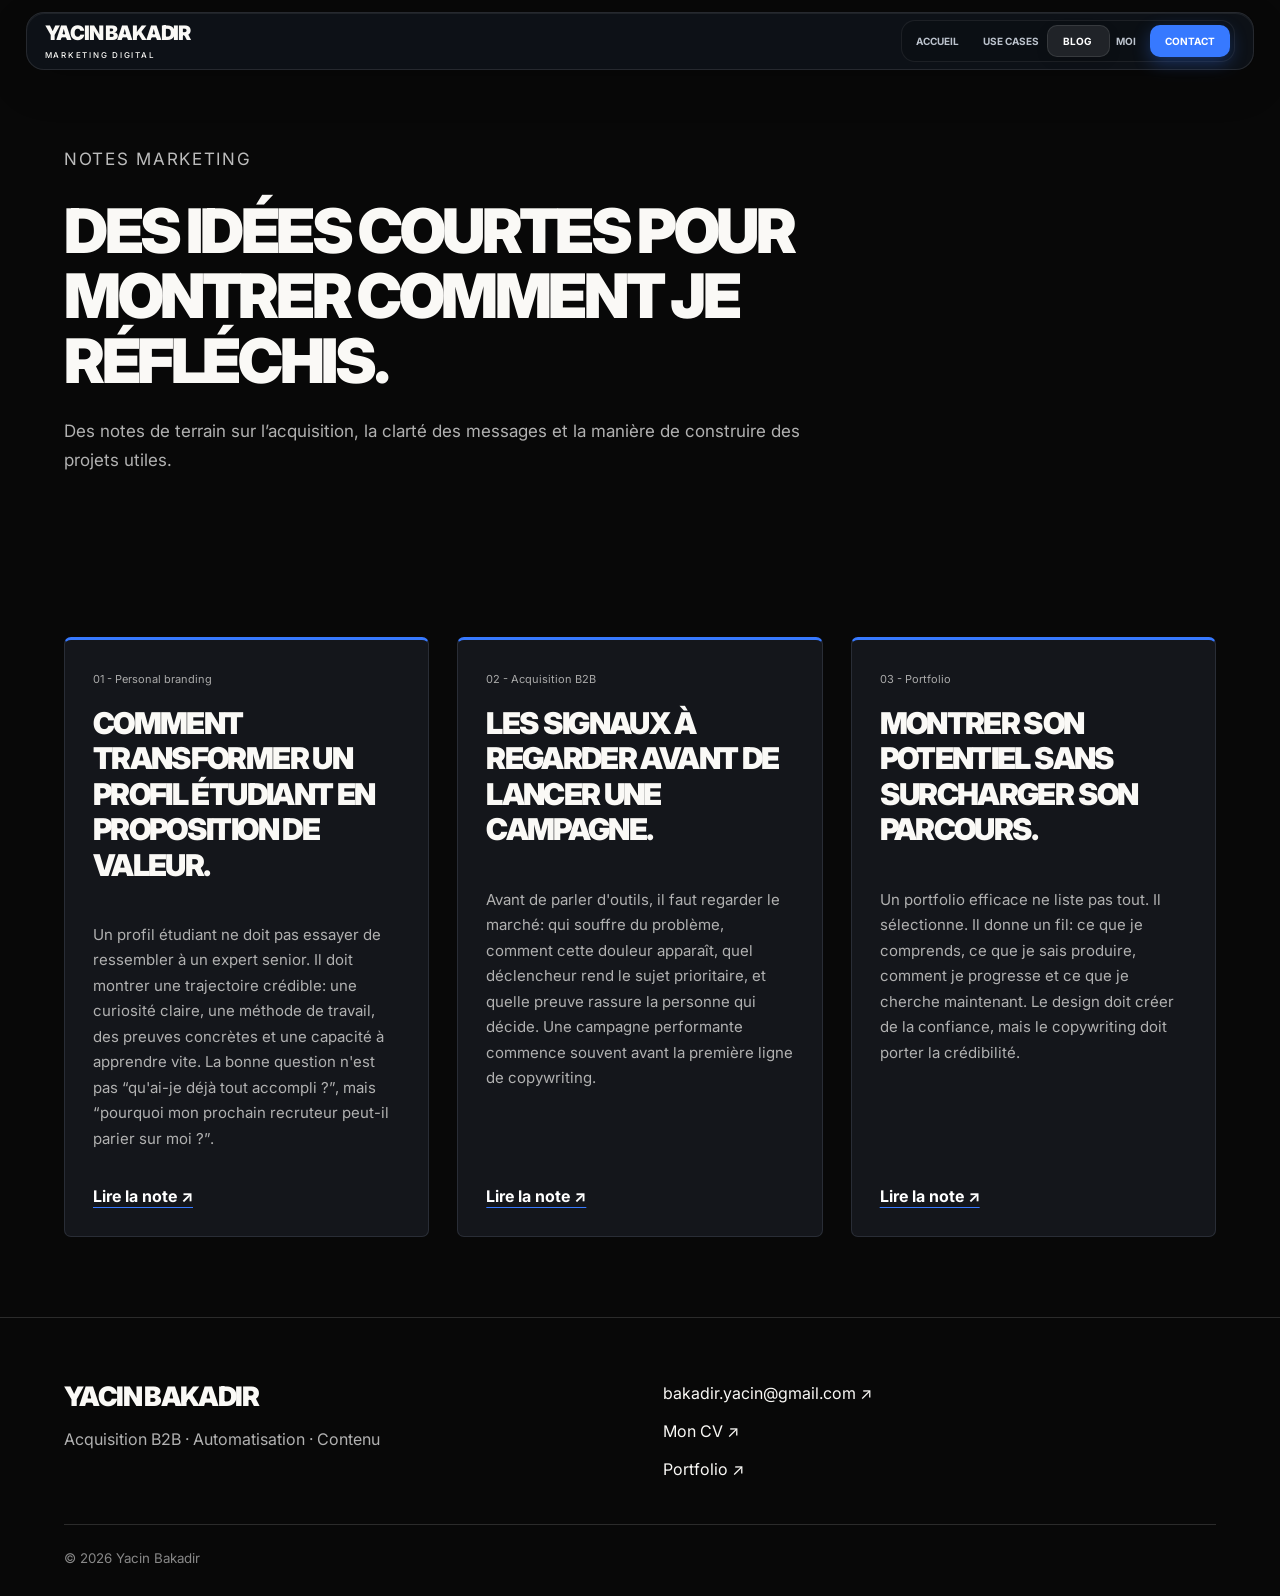
<file: blog.html>
<!doctype html><html lang="fr"><head><meta charset="utf-8"><meta name="viewport" content="width=device-width, initial-scale=1"><title>Blog marketing digital, acquisition B2B & portfolio — Yacin Bakadir</title><meta name="description" content="Notes de Yacin Bakadir sur l’acquisition B2B, le personal branding et la construction d’un portfolio : trois lectures courtes et concrètes."><meta property="og:title" content="Blog marketing digital, acquisition B2B & portfolio — Yacin Bakadir"><meta property="og:description" content="Notes de Yacin Bakadir sur l’acquisition B2B, le personal branding et la construction d’un portfolio : trois lectures courtes et concrètes."><meta property="og:type" content="website"><meta name="twitter:card" content="summary"><link rel="preconnect" href="https://fonts.googleapis.com"><link rel="preconnect" href="https://fonts.gstatic.com" crossorigin><link href="https://fonts.googleapis.com/css2?family=Inter:wght@400;500;600;700;800;900&display=swap" rel="stylesheet"><link rel="stylesheet" href="studio.css"><link rel="stylesheet" href="launch-polish.css?v=2"></head><body><a class="skip-link" href="#content">Aller au contenu</a><header class="site-header"><a class="wordmark" href="index.html">YACIN BAKADIR<span>MARKETING DIGITAL</span></a><button class="menu-toggle" aria-expanded="false" aria-controls="navigation">Menu <span aria-hidden="true">＋</span></button><nav id="navigation" aria-label="Navigation principale"><a href="index.html">Accueil</a><a href="use-cases.html">Use cases</a><a href="blog.html" aria-current="page">Blog</a><a href="moi.html">Moi</a><a href="contact.html">Contact</a></nav></header><main id="content"><section class="page-hero"><p class="eyebrow">Notes marketing</p><h1>Des idées courtes pour montrer comment je réfléchis<span>.</span></h1><p>Des notes de terrain sur l’acquisition, la clarté des messages et la manière de construire des projets utiles.</p></section><section class="section article-list"><article>
        <span>01 - Personal branding</span>
        <h2>Comment transformer un profil étudiant en proposition de valeur.</h2>
        <p>Un profil étudiant ne doit pas essayer de ressembler à un expert senior. Il doit montrer une trajectoire crédible: une curiosité claire, une méthode de travail, des preuves concrètes et une capacité à apprendre vite. La bonne question n'est pas “qu'ai-je déjà tout accompli ?”, mais “pourquoi mon prochain recruteur peut-il parier sur moi ?”.</p>
      <a class="read-link" href="profil-etudiant-proposition-valeur.html">Lire la note ↗</a></article><article>
        <span>02 - Acquisition B2B</span>
        <h2>Les signaux à regarder avant de lancer une campagne.</h2>
        <p>Avant de parler d'outils, il faut regarder le marché: qui souffre du problème, comment cette douleur apparaît, quel déclencheur rend le sujet prioritaire, et quelle preuve rassure la personne qui décide. Une campagne performante commence souvent avant la première ligne de copywriting.</p>
      <a class="read-link" href="signaux-campagne-acquisition-b2b.html">Lire la note ↗</a></article><article>
        <span>03 - Portfolio</span>
        <h2>Montrer son potentiel sans surcharger son parcours.</h2>
        <p>Un portfolio efficace ne liste pas tout. Il sélectionne. Il donne un fil: ce que je comprends, ce que je sais produire, comment je progresse et ce que je cherche maintenant. Le design doit créer de la confiance, mais le copywriting doit porter la crédibilité.</p>
      <a class="read-link" href="portfolio-montrer-son-potentiel.html">Lire la note ↗</a></article></section></main><footer class="site-footer"><div><a class="wordmark" href="index.html">YACIN BAKADIR</a><p>Acquisition B2B · Automatisation · Contenu</p></div><div><a href="mailto:bakadir.yacin@gmail.com">bakadir.yacin@gmail.com ↗</a><a href="cv.html">Mon CV ↗</a><a href="portfolio.html">Portfolio ↗</a></div><small>© 2026 Yacin Bakadir</small></footer><script src="studio.js"></script></body></html>
</file>
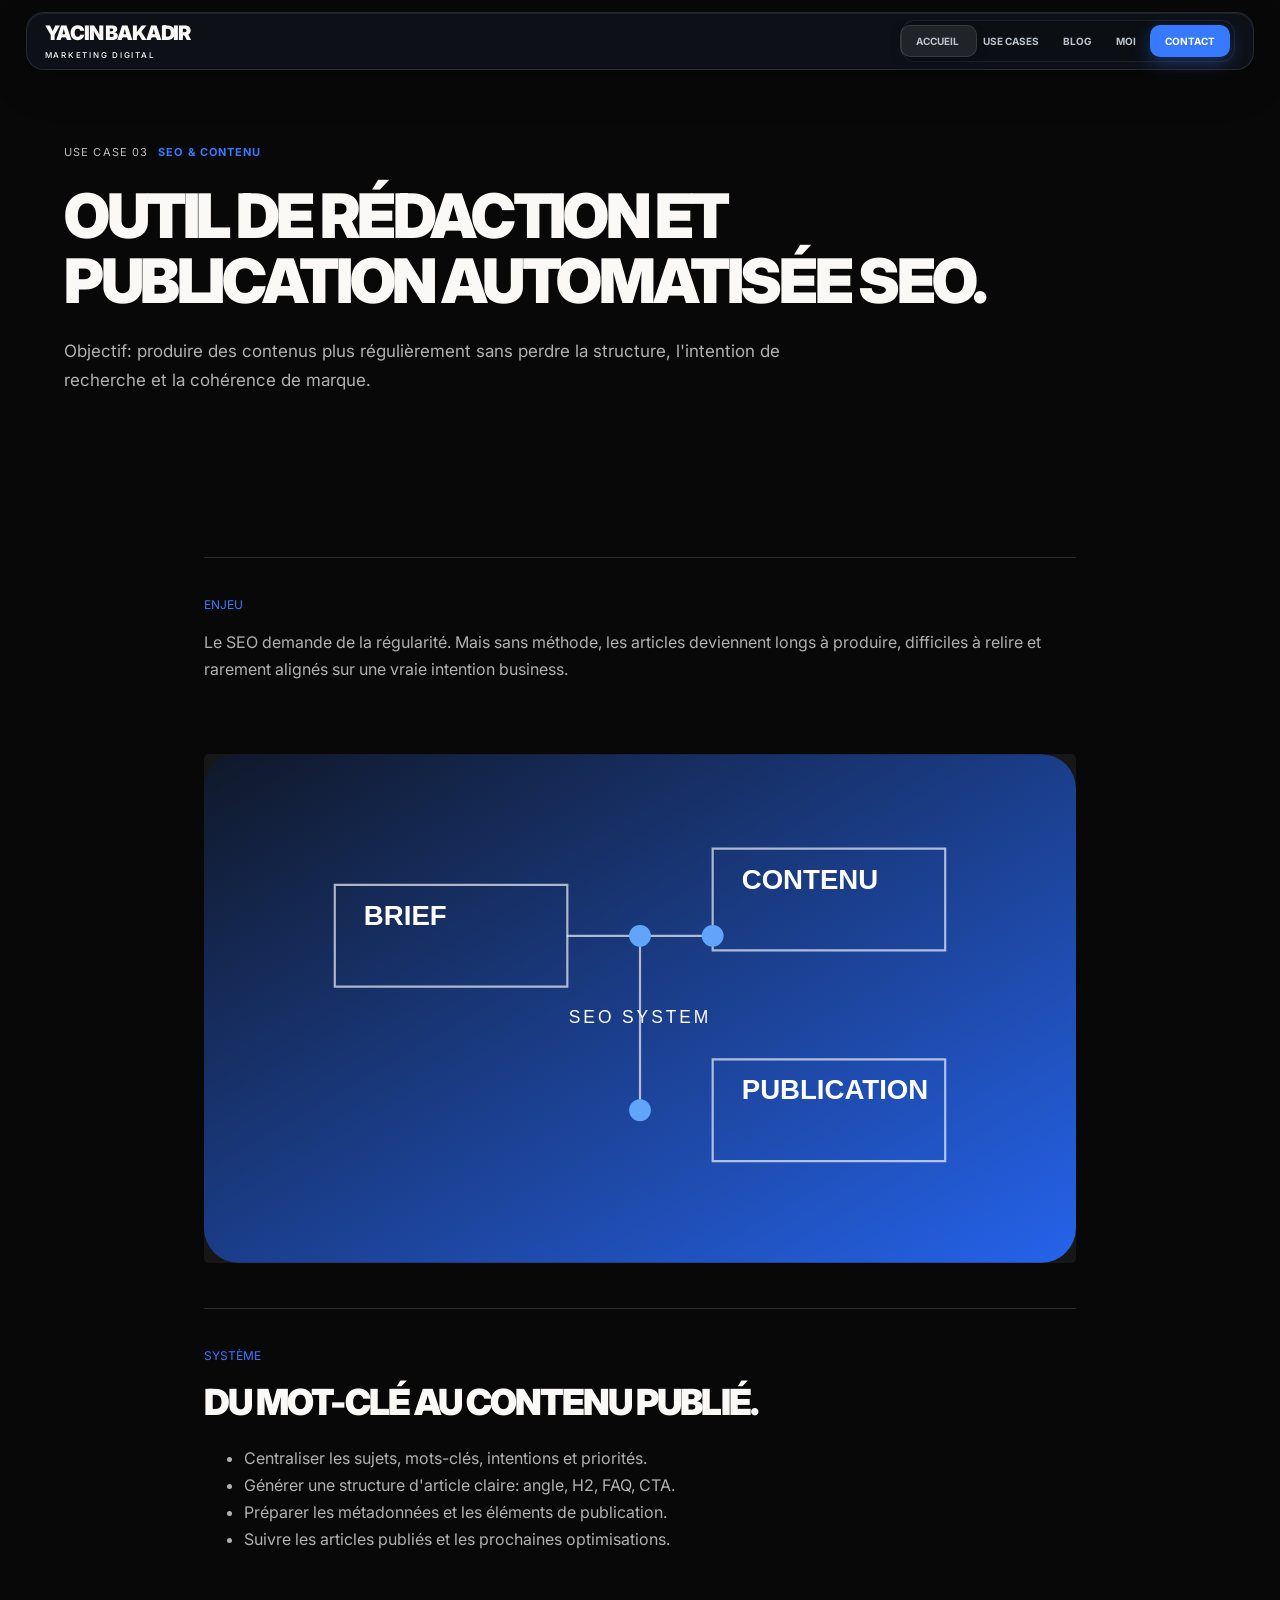
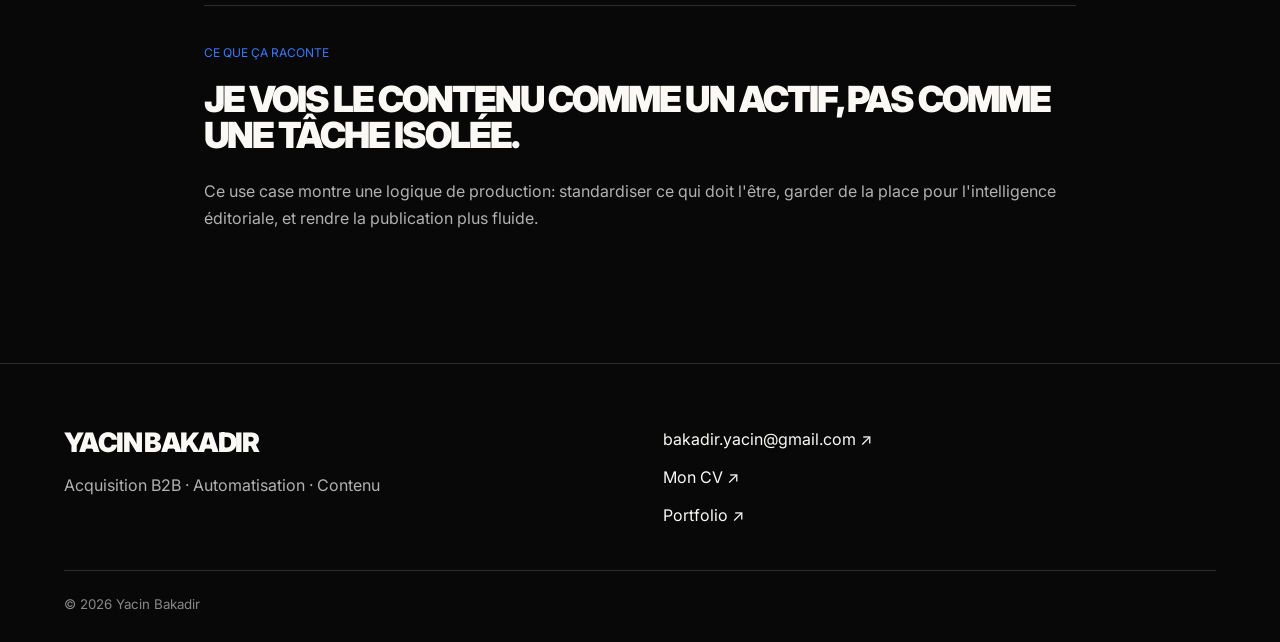
<file: case-seo-automation.html>
<!doctype html><html lang="fr"><head><meta charset="utf-8"><meta name="viewport" content="width=device-width, initial-scale=1"><title>Use case - SEO automation</title><meta name="description" content="Use case d'outil de redaction et publication automatisee SEO."><meta property="og:title" content="Use case - SEO automation"><meta property="og:description" content="Use case d'outil de redaction et publication automatisee SEO."><meta property="og:type" content="website"><meta name="twitter:card" content="summary"><link rel="preconnect" href="https://fonts.googleapis.com"><link rel="preconnect" href="https://fonts.gstatic.com" crossorigin><link href="https://fonts.googleapis.com/css2?family=Inter:wght@400;500;600;700;800;900&display=swap" rel="stylesheet"><link rel="stylesheet" href="studio.css"><link rel="stylesheet" href="launch-polish.css?v=2"></head><body><a class="skip-link" href="#content">Aller au contenu</a><header class="site-header"><a class="wordmark" href="index.html">YACIN BAKADIR<span>MARKETING DIGITAL</span></a><button class="menu-toggle" aria-expanded="false" aria-controls="navigation">Menu <span aria-hidden="true">＋</span></button><nav id="navigation" aria-label="Navigation principale"><a href="index.html">Accueil</a><a href="use-cases.html">Use cases</a><a href="blog.html">Blog</a><a href="moi.html">Moi</a><a href="contact.html">Contact</a></nav></header><main id="content">
    <section class="case-hero">
      <div class="signup-chip">Use case 03 <strong>SEO & contenu</strong></div>
      <h1>Outil de rédaction et publication automatisée SEO.</h1>
      <p class="hero-copy">Objectif: produire des contenus plus régulièrement sans perdre la structure, l'intention de recherche et la cohérence de marque.</p>
    </section>
    <section class="section case-study">
      <div class="case-meta">
        <span>Enjeu</span>
        <p>Le SEO demande de la régularité. Mais sans méthode, les articles deviennent longs à produire, difficiles à relire et rarement alignés sur une vraie intention business.</p>
      </div>
      <figure class="image-slot case-image">
        <img src="assets/service-seo.svg" alt="Illustration outil SEO automatisé">
      </figure>
      <article>
        <span>Système</span>
        <h2>Du mot-clé au contenu publié.</h2>
        <ul>
          <li>Centraliser les sujets, mots-clés, intentions et priorités.</li>
          <li>Générer une structure d'article claire: angle, H2, FAQ, CTA.</li>
          <li>Préparer les métadonnées et les éléments de publication.</li>
          <li>Suivre les articles publiés et les prochaines optimisations.</li>
        </ul>
      </article>
      <article>
        <span>Ce que ça raconte</span>
        <h2>Je vois le contenu comme un actif, pas comme une tâche isolée.</h2>
        <p>Ce use case montre une logique de production: standardiser ce qui doit l'être, garder de la place pour l'intelligence éditoriale, et rendre la publication plus fluide.</p>
      </article>
    </section>
  </main><footer class="site-footer"><div><a class="wordmark" href="index.html">YACIN BAKADIR</a><p>Acquisition B2B · Automatisation · Contenu</p></div><div><a href="mailto:bakadir.yacin@gmail.com">bakadir.yacin@gmail.com ↗</a><a href="cv.html">Mon CV ↗</a><a href="portfolio.html">Portfolio ↗</a></div><small>© 2026 Yacin Bakadir</small></footer><script src="studio.js"></script></body></html>
</file>
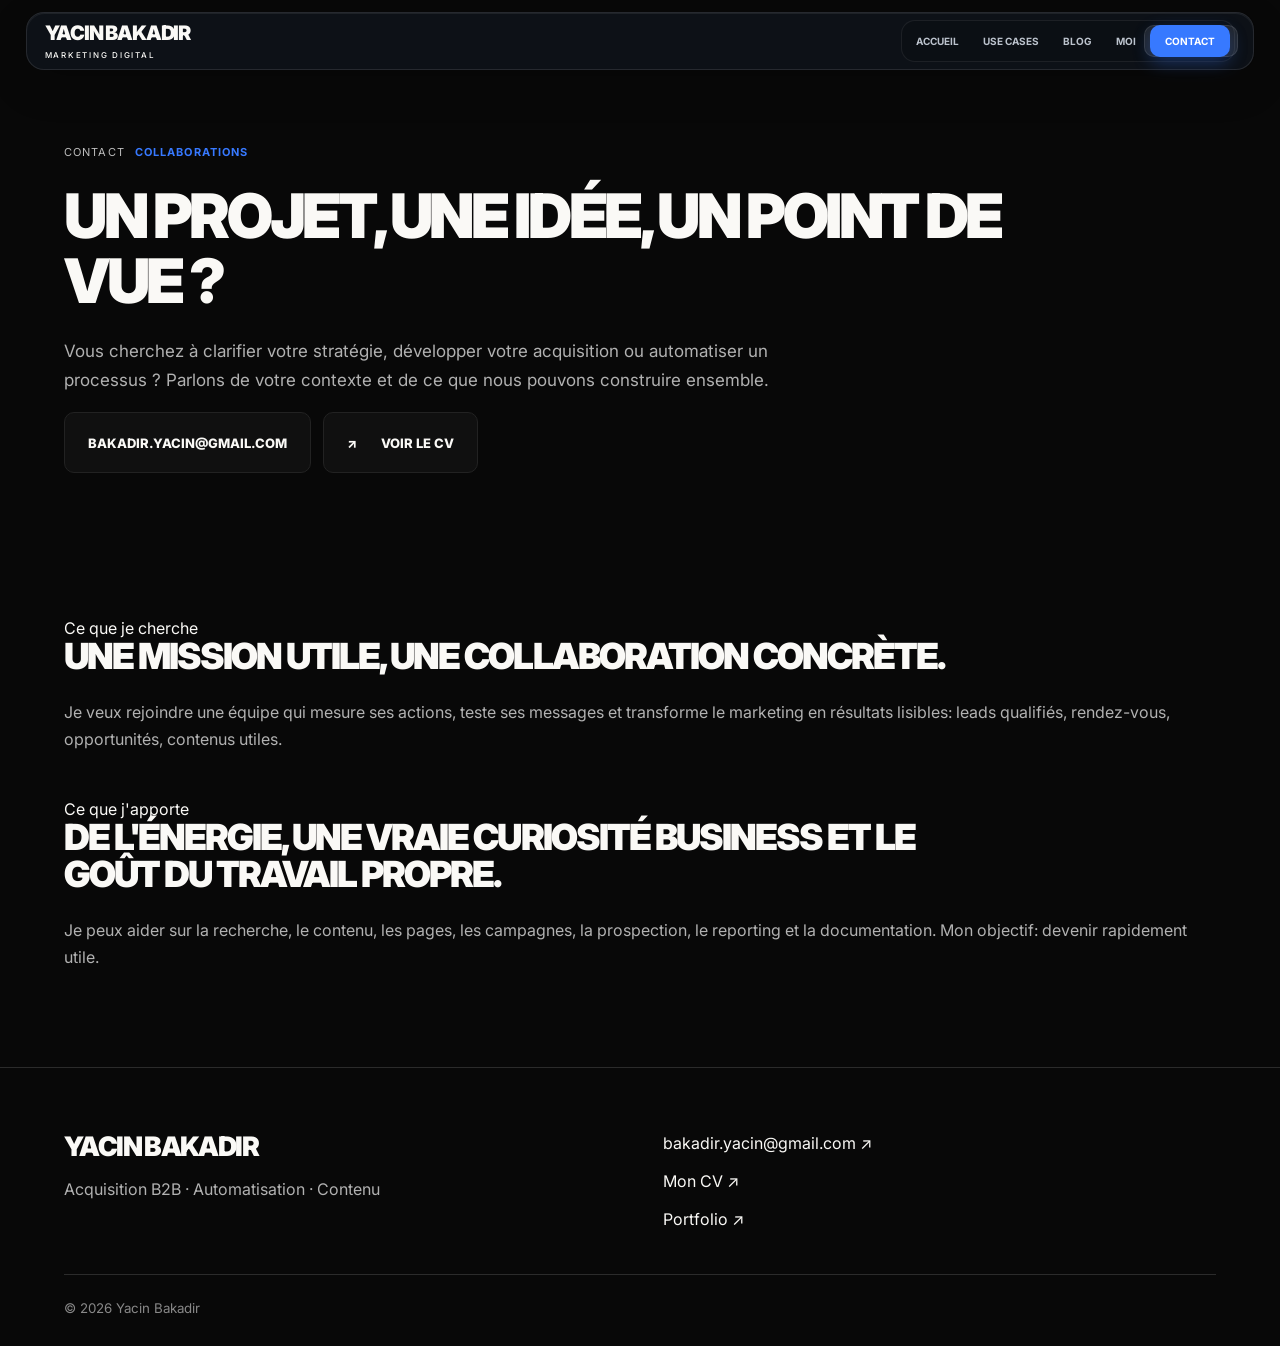
<file: contact.html>
<!doctype html><html lang="fr"><head><meta charset="utf-8"><meta name="viewport" content="width=device-width, initial-scale=1"><title>Contact - Yacin Bakadir</title><meta name="description" content="Contacter Yacin Bakadir pour une mission, une collaboration ou un échange en marketing digital et acquisition B2B."><meta property="og:title" content="Contact - Yacin Bakadir"><meta property="og:description" content="Contacter Yacin Bakadir pour une mission, une collaboration ou un échange en marketing digital et acquisition B2B."><meta property="og:type" content="website"><meta name="twitter:card" content="summary"><link rel="preconnect" href="https://fonts.googleapis.com"><link rel="preconnect" href="https://fonts.gstatic.com" crossorigin><link href="https://fonts.googleapis.com/css2?family=Inter:wght@400;500;600;700;800;900&display=swap" rel="stylesheet"><link rel="stylesheet" href="studio.css"><link rel="stylesheet" href="launch-polish.css?v=2"></head><body><a class="skip-link" href="#content">Aller au contenu</a><header class="site-header"><a class="wordmark" href="index.html">YACIN BAKADIR<span>MARKETING DIGITAL</span></a><button class="menu-toggle" aria-expanded="false" aria-controls="navigation">Menu <span aria-hidden="true">＋</span></button><nav id="navigation" aria-label="Navigation principale"><a href="index.html">Accueil</a><a href="use-cases.html">Use cases</a><a href="blog.html">Blog</a><a href="moi.html">Moi</a><a href="contact.html" aria-current="page">Contact</a></nav></header><main id="content">
    <section class="page-hero contact-hero">
      
      <div class="signup-chip">Contact <strong>collaborations</strong></div>
      <h1>Un projet, une idée, un point de vue ?</h1>
      <p class="hero-copy">Vous cherchez à clarifier votre stratégie, développer votre acquisition ou automatiser un processus ? Parlons de votre contexte et de ce que nous pouvons construire ensemble.</p>
      <div class="hero-actions">
        <a class="pill primary" href="mailto:bakadir.yacin@gmail.com">bakadir.yacin@gmail.com</a>
        <a class="pill play" href="cv.html"><span aria-hidden="true">↗</span> Voir le CV</a>
      </div>
    </section>

    <section class="section contact-grid">
      <article>
        <span>Ce que je cherche</span>
        <h2>Une mission utile, une collaboration concrète.</h2>
        <p>Je veux rejoindre une équipe qui mesure ses actions, teste ses messages et transforme le marketing en résultats lisibles: leads qualifiés, rendez-vous, opportunités, contenus utiles.</p>
      </article>
      <article>
        <span>Ce que j'apporte</span>
        <h2>De l'énergie, une vraie curiosité business et le goût du travail propre.</h2>
        <p>Je peux aider sur la recherche, le contenu, les pages, les campagnes, la prospection, le reporting et la documentation. Mon objectif: devenir rapidement utile.</p>
      </article>
    </section>
  </main><footer class="site-footer"><div><a class="wordmark" href="index.html">YACIN BAKADIR</a><p>Acquisition B2B · Automatisation · Contenu</p></div><div><a href="mailto:bakadir.yacin@gmail.com">bakadir.yacin@gmail.com ↗</a><a href="cv.html">Mon CV ↗</a><a href="portfolio.html">Portfolio ↗</a></div><small>© 2026 Yacin Bakadir</small></footer><script src="studio.js"></script></body></html>
</file>
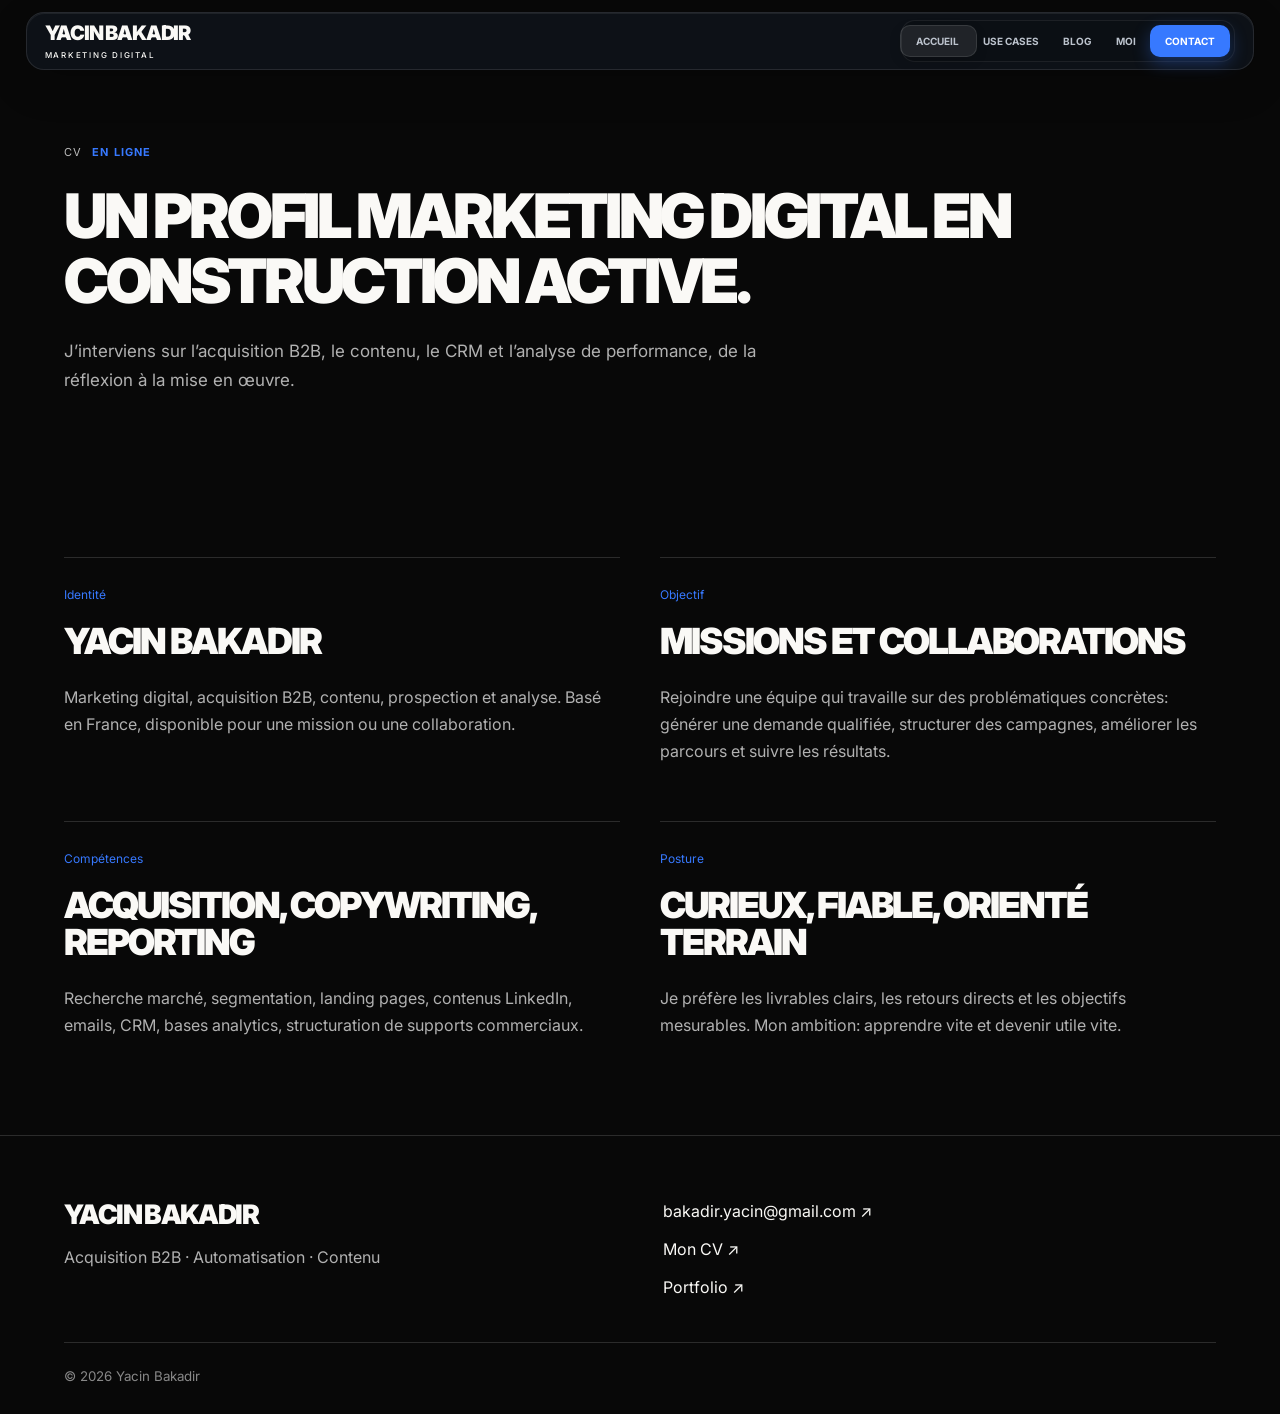
<file: cv.html>
<!doctype html><html lang="fr"><head><meta charset="utf-8"><meta name="viewport" content="width=device-width, initial-scale=1"><title>CV - Yacin Bakadir</title><meta name="description" content="CV en ligne de Yacin Bakadir, profil marketing digital et acquisition B2B."><meta property="og:title" content="CV - Yacin Bakadir"><meta property="og:description" content="CV en ligne de Yacin Bakadir, profil marketing digital et acquisition B2B."><meta property="og:type" content="website"><meta name="twitter:card" content="summary"><link rel="preconnect" href="https://fonts.googleapis.com"><link rel="preconnect" href="https://fonts.gstatic.com" crossorigin><link href="https://fonts.googleapis.com/css2?family=Inter:wght@400;500;600;700;800;900&display=swap" rel="stylesheet"><link rel="stylesheet" href="studio.css"><link rel="stylesheet" href="launch-polish.css?v=2"></head><body><a class="skip-link" href="#content">Aller au contenu</a><header class="site-header"><a class="wordmark" href="index.html">YACIN BAKADIR<span>MARKETING DIGITAL</span></a><button class="menu-toggle" aria-expanded="false" aria-controls="navigation">Menu <span aria-hidden="true">＋</span></button><nav id="navigation" aria-label="Navigation principale"><a href="index.html">Accueil</a><a href="use-cases.html">Use cases</a><a href="blog.html">Blog</a><a href="moi.html">Moi</a><a href="contact.html">Contact</a></nav></header><main id="content">
    <section class="page-hero">
      
      <div class="signup-chip">CV <strong>en ligne</strong></div>
      <h1>Un profil marketing digital en construction active.</h1>
      <p class="hero-copy">J’interviens sur l’acquisition B2B, le contenu, le CRM et l’analyse de performance, de la réflexion à la mise en œuvre.</p>
    </section>

    <section class="section resume">
      <div class="resume-card">
        <span>Identité</span>
        <h2>Yacin Bakadir</h2>
        <p>Marketing digital, acquisition B2B, contenu, prospection et analyse. Basé en France, disponible pour une mission ou une collaboration.</p>
      </div>
      <div class="resume-card">
        <span>Objectif</span>
        <h2>Missions et collaborations</h2>
        <p>Rejoindre une équipe qui travaille sur des problématiques concrètes: générer une demande qualifiée, structurer des campagnes, améliorer les parcours et suivre les résultats.</p>
      </div>
      <div class="resume-card">
        <span>Compétences</span>
        <h2>Acquisition, copywriting, reporting</h2>
        <p>Recherche marché, segmentation, landing pages, contenus LinkedIn, emails, CRM, bases analytics, structuration de supports commerciaux.</p>
      </div>
      <div class="resume-card">
        <span>Posture</span>
        <h2>Curieux, fiable, orienté terrain</h2>
        <p>Je préfère les livrables clairs, les retours directs et les objectifs mesurables. Mon ambition: apprendre vite et devenir utile vite.</p>
      </div>
    </section>
  </main><footer class="site-footer"><div><a class="wordmark" href="index.html">YACIN BAKADIR</a><p>Acquisition B2B · Automatisation · Contenu</p></div><div><a href="mailto:bakadir.yacin@gmail.com">bakadir.yacin@gmail.com ↗</a><a href="cv.html">Mon CV ↗</a><a href="portfolio.html">Portfolio ↗</a></div><small>© 2026 Yacin Bakadir</small></footer><script src="studio.js"></script></body></html>
</file>
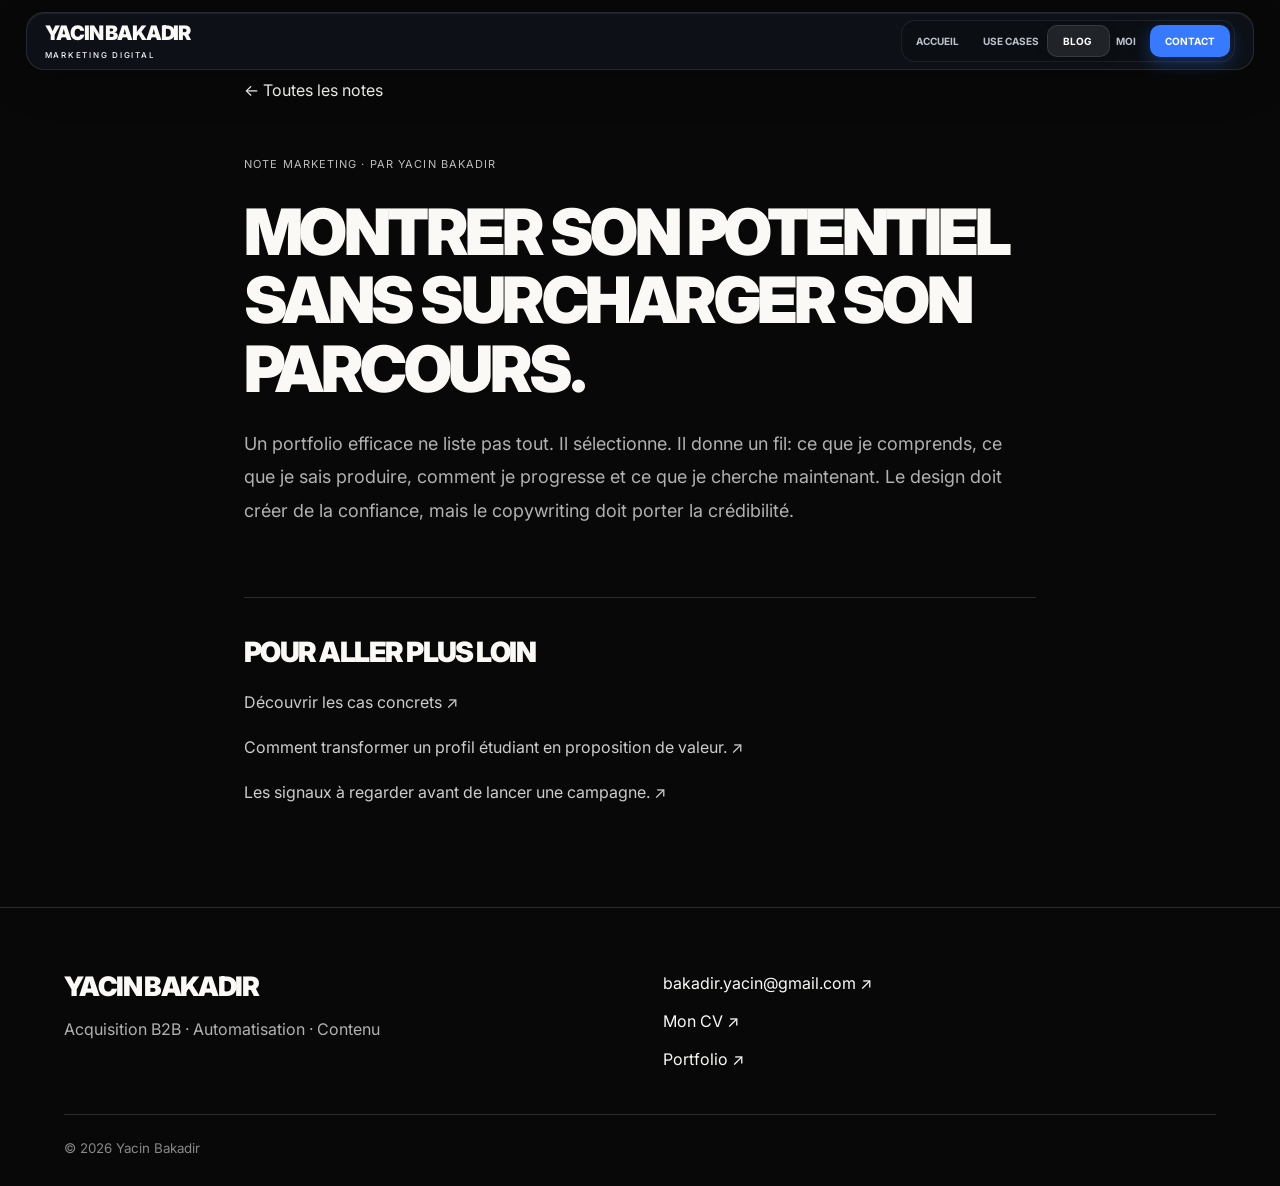
<file: portfolio-montrer-son-potentiel.html>
<!doctype html><html lang="fr"><head><meta charset="utf-8"><meta name="viewport" content="width=device-width, initial-scale=1"><title>Montrer son potentiel sans surcharger son parcours. — Yacin Bakadir</title><meta name="description" content="Un portfolio efficace ne liste pas tout. Il sélectionne. Il donne un fil: ce que je comprends, ce que je sais produire, comment je progresse et ce que je c"><meta property="og:title" content="Montrer son potentiel sans surcharger son parcours. — Yacin Bakadir"><meta property="og:description" content="Un portfolio efficace ne liste pas tout. Il sélectionne. Il donne un fil: ce que je comprends, ce que je sais produire, comment je progresse et ce que je c"><meta property="og:type" content="website"><meta name="twitter:card" content="summary"><link rel="preconnect" href="https://fonts.googleapis.com"><link rel="preconnect" href="https://fonts.gstatic.com" crossorigin><link href="https://fonts.googleapis.com/css2?family=Inter:wght@400;500;600;700;800;900&display=swap" rel="stylesheet"><link rel="stylesheet" href="studio.css"><script type="application/ld+json">{"@context":"https://schema.org","@type":"BlogPosting","headline":"Montrer son potentiel sans surcharger son parcours.","author":{"@type":"Person","name":"Yacin Bakadir"},"inLanguage":"fr","articleBody":"Un portfolio efficace ne liste pas tout. Il sélectionne. Il donne un fil: ce que je comprends, ce que je sais produire, comment je progresse et ce que je cherche maintenant. Le design doit créer de la confiance, mais le copywriting doit porter la crédibilité."}</script><link rel="stylesheet" href="launch-polish.css?v=2"></head><body><a class="skip-link" href="#content">Aller au contenu</a><header class="site-header"><a class="wordmark" href="index.html">YACIN BAKADIR<span>MARKETING DIGITAL</span></a><button class="menu-toggle" aria-expanded="false" aria-controls="navigation">Menu <span aria-hidden="true">＋</span></button><nav id="navigation" aria-label="Navigation principale"><a href="index.html">Accueil</a><a href="use-cases.html">Use cases</a><a href="blog.html" aria-current="page">Blog</a><a href="moi.html">Moi</a><a href="contact.html">Contact</a></nav></header><main id="content"><article class="reading section"><a href="blog.html">← Toutes les notes</a><p class="eyebrow">Note marketing · Par Yacin Bakadir</p><h1>Montrer son potentiel sans surcharger son parcours.</h1><p class="article-body">Un portfolio efficace ne liste pas tout. Il sélectionne. Il donne un fil: ce que je comprends, ce que je sais produire, comment je progresse et ce que je cherche maintenant. Le design doit créer de la confiance, mais le copywriting doit porter la crédibilité.</p><aside><h2>Pour aller plus loin</h2><a href="use-cases.html">Découvrir les cas concrets ↗</a><a href="profil-etudiant-proposition-valeur.html">Comment transformer un profil étudiant en proposition de valeur. ↗</a><a href="signaux-campagne-acquisition-b2b.html">Les signaux à regarder avant de lancer une campagne. ↗</a></aside></article></main><footer class="site-footer"><div><a class="wordmark" href="index.html">YACIN BAKADIR</a><p>Acquisition B2B · Automatisation · Contenu</p></div><div><a href="mailto:bakadir.yacin@gmail.com">bakadir.yacin@gmail.com ↗</a><a href="cv.html">Mon CV ↗</a><a href="portfolio.html">Portfolio ↗</a></div><small>© 2026 Yacin Bakadir</small></footer><script src="studio.js"></script></body></html>
</file>
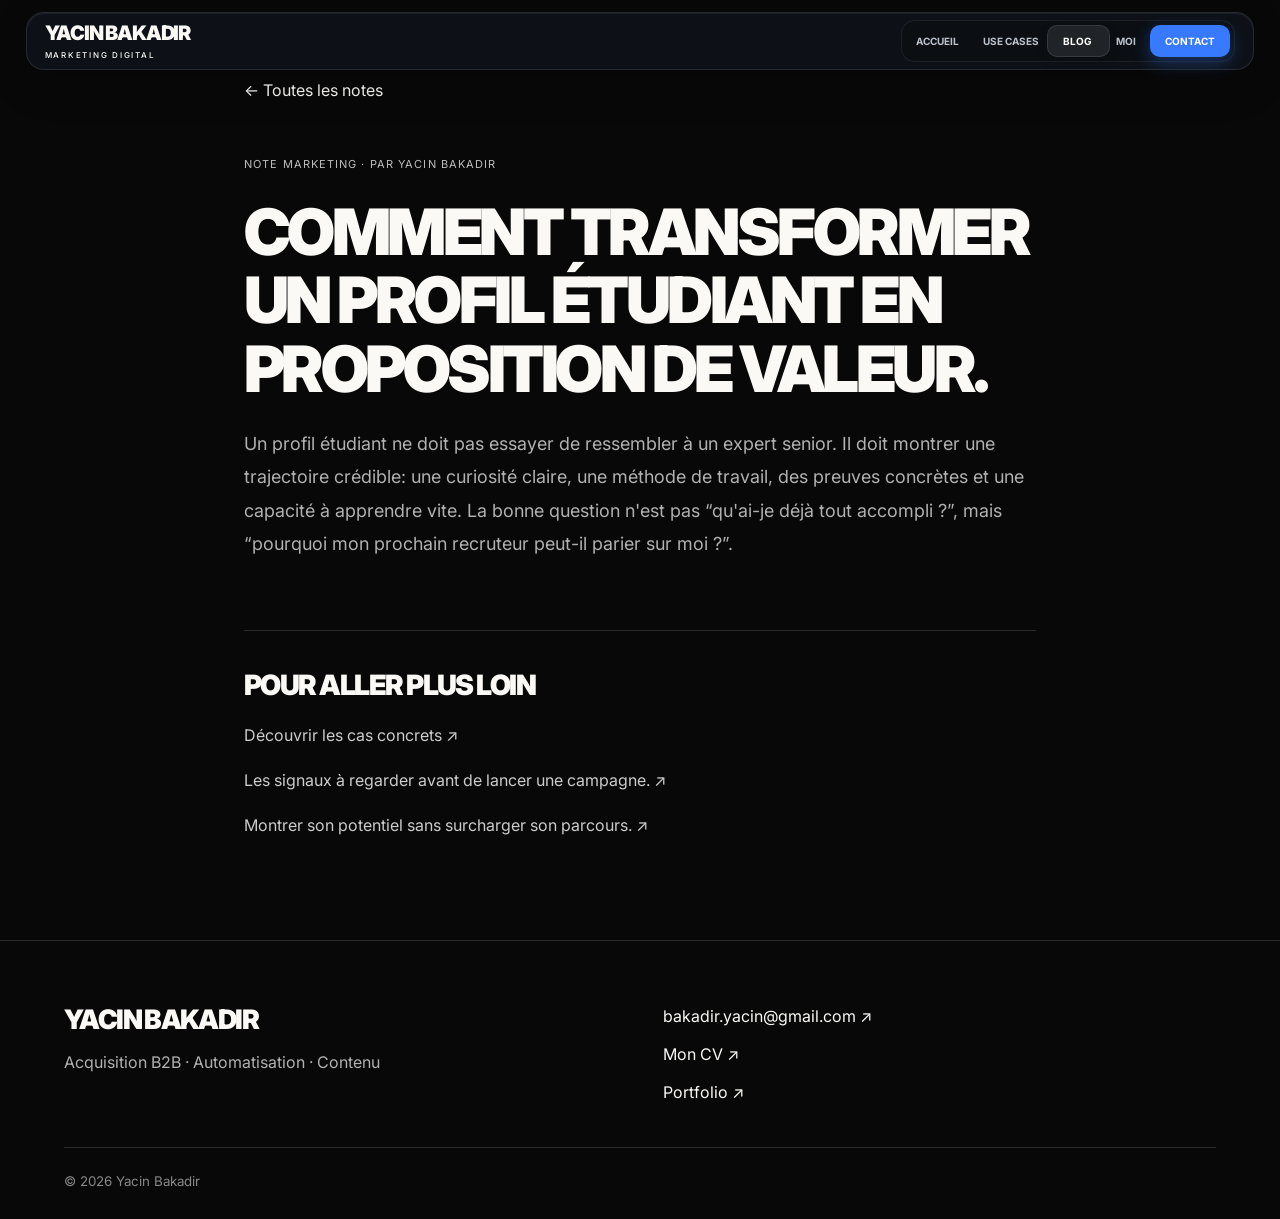
<file: profil-etudiant-proposition-valeur.html>
<!doctype html><html lang="fr"><head><meta charset="utf-8"><meta name="viewport" content="width=device-width, initial-scale=1"><title>Comment transformer un profil étudiant en proposition de valeur. — Yacin Bakadir</title><meta name="description" content="Un profil étudiant ne doit pas essayer de ressembler à un expert senior. Il doit montrer une trajectoire crédible: une curiosité claire, une méthode de tra"><meta property="og:title" content="Comment transformer un profil étudiant en proposition de valeur. — Yacin Bakadir"><meta property="og:description" content="Un profil étudiant ne doit pas essayer de ressembler à un expert senior. Il doit montrer une trajectoire crédible: une curiosité claire, une méthode de tra"><meta property="og:type" content="website"><meta name="twitter:card" content="summary"><link rel="preconnect" href="https://fonts.googleapis.com"><link rel="preconnect" href="https://fonts.gstatic.com" crossorigin><link href="https://fonts.googleapis.com/css2?family=Inter:wght@400;500;600;700;800;900&display=swap" rel="stylesheet"><link rel="stylesheet" href="studio.css"><script type="application/ld+json">{"@context":"https://schema.org","@type":"BlogPosting","headline":"Comment transformer un profil étudiant en proposition de valeur.","author":{"@type":"Person","name":"Yacin Bakadir"},"inLanguage":"fr","articleBody":"Un profil étudiant ne doit pas essayer de ressembler à un expert senior. Il doit montrer une trajectoire crédible: une curiosité claire, une méthode de travail, des preuves concrètes et une capacité à apprendre vite. La bonne question n'est pas “qu'ai-je déjà tout accompli ?”, mais “pourquoi mon prochain recruteur peut-il parier sur moi ?”."}</script><link rel="stylesheet" href="launch-polish.css?v=2"></head><body><a class="skip-link" href="#content">Aller au contenu</a><header class="site-header"><a class="wordmark" href="index.html">YACIN BAKADIR<span>MARKETING DIGITAL</span></a><button class="menu-toggle" aria-expanded="false" aria-controls="navigation">Menu <span aria-hidden="true">＋</span></button><nav id="navigation" aria-label="Navigation principale"><a href="index.html">Accueil</a><a href="use-cases.html">Use cases</a><a href="blog.html" aria-current="page">Blog</a><a href="moi.html">Moi</a><a href="contact.html">Contact</a></nav></header><main id="content"><article class="reading section"><a href="blog.html">← Toutes les notes</a><p class="eyebrow">Note marketing · Par Yacin Bakadir</p><h1>Comment transformer un profil étudiant en proposition de valeur.</h1><p class="article-body">Un profil étudiant ne doit pas essayer de ressembler à un expert senior. Il doit montrer une trajectoire crédible: une curiosité claire, une méthode de travail, des preuves concrètes et une capacité à apprendre vite. La bonne question n'est pas “qu'ai-je déjà tout accompli ?”, mais “pourquoi mon prochain recruteur peut-il parier sur moi ?”.</p><aside><h2>Pour aller plus loin</h2><a href="use-cases.html">Découvrir les cas concrets ↗</a><a href="signaux-campagne-acquisition-b2b.html">Les signaux à regarder avant de lancer une campagne. ↗</a><a href="portfolio-montrer-son-potentiel.html">Montrer son potentiel sans surcharger son parcours. ↗</a></aside></article></main><footer class="site-footer"><div><a class="wordmark" href="index.html">YACIN BAKADIR</a><p>Acquisition B2B · Automatisation · Contenu</p></div><div><a href="mailto:bakadir.yacin@gmail.com">bakadir.yacin@gmail.com ↗</a><a href="cv.html">Mon CV ↗</a><a href="portfolio.html">Portfolio ↗</a></div><small>© 2026 Yacin Bakadir</small></footer><script src="studio.js"></script></body></html>
</file>
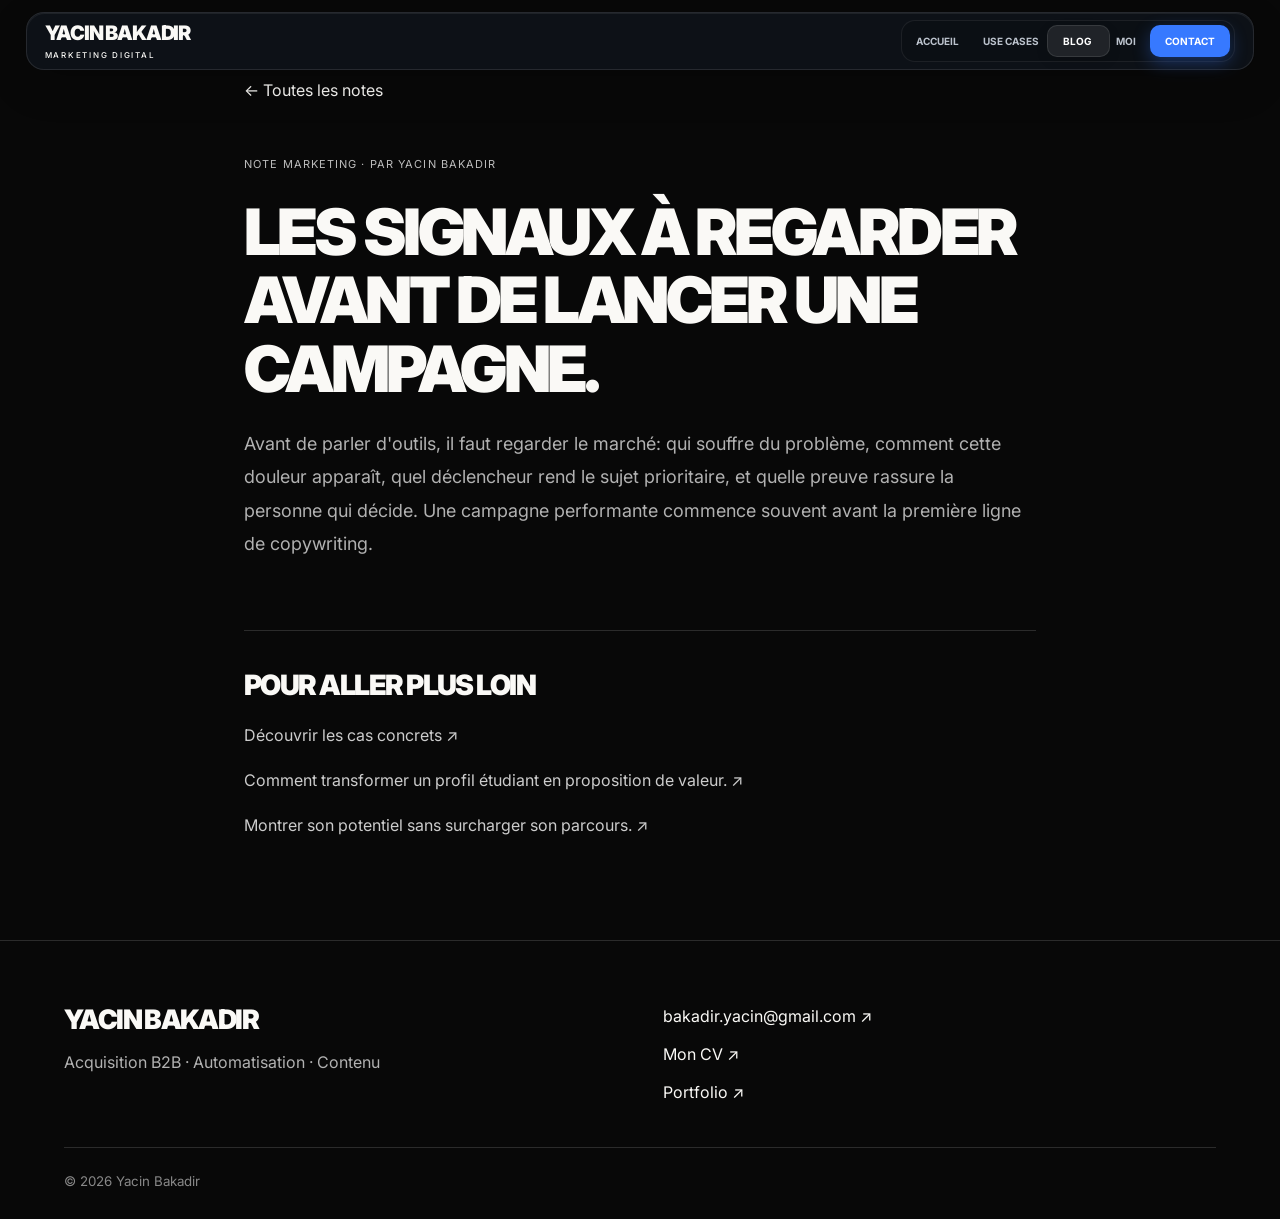
<file: signaux-campagne-acquisition-b2b.html>
<!doctype html><html lang="fr"><head><meta charset="utf-8"><meta name="viewport" content="width=device-width, initial-scale=1"><title>Les signaux à regarder avant de lancer une campagne. — Yacin Bakadir</title><meta name="description" content="Avant de parler d'outils, il faut regarder le marché: qui souffre du problème, comment cette douleur apparaît, quel déclencheur rend le sujet prioritaire, "><meta property="og:title" content="Les signaux à regarder avant de lancer une campagne. — Yacin Bakadir"><meta property="og:description" content="Avant de parler d'outils, il faut regarder le marché: qui souffre du problème, comment cette douleur apparaît, quel déclencheur rend le sujet prioritaire, "><meta property="og:type" content="website"><meta name="twitter:card" content="summary"><link rel="preconnect" href="https://fonts.googleapis.com"><link rel="preconnect" href="https://fonts.gstatic.com" crossorigin><link href="https://fonts.googleapis.com/css2?family=Inter:wght@400;500;600;700;800;900&display=swap" rel="stylesheet"><link rel="stylesheet" href="studio.css"><script type="application/ld+json">{"@context":"https://schema.org","@type":"BlogPosting","headline":"Les signaux à regarder avant de lancer une campagne.","author":{"@type":"Person","name":"Yacin Bakadir"},"inLanguage":"fr","articleBody":"Avant de parler d'outils, il faut regarder le marché: qui souffre du problème, comment cette douleur apparaît, quel déclencheur rend le sujet prioritaire, et quelle preuve rassure la personne qui décide. Une campagne performante commence souvent avant la première ligne de copywriting."}</script><link rel="stylesheet" href="launch-polish.css?v=2"></head><body><a class="skip-link" href="#content">Aller au contenu</a><header class="site-header"><a class="wordmark" href="index.html">YACIN BAKADIR<span>MARKETING DIGITAL</span></a><button class="menu-toggle" aria-expanded="false" aria-controls="navigation">Menu <span aria-hidden="true">＋</span></button><nav id="navigation" aria-label="Navigation principale"><a href="index.html">Accueil</a><a href="use-cases.html">Use cases</a><a href="blog.html" aria-current="page">Blog</a><a href="moi.html">Moi</a><a href="contact.html">Contact</a></nav></header><main id="content"><article class="reading section"><a href="blog.html">← Toutes les notes</a><p class="eyebrow">Note marketing · Par Yacin Bakadir</p><h1>Les signaux à regarder avant de lancer une campagne.</h1><p class="article-body">Avant de parler d'outils, il faut regarder le marché: qui souffre du problème, comment cette douleur apparaît, quel déclencheur rend le sujet prioritaire, et quelle preuve rassure la personne qui décide. Une campagne performante commence souvent avant la première ligne de copywriting.</p><aside><h2>Pour aller plus loin</h2><a href="use-cases.html">Découvrir les cas concrets ↗</a><a href="profil-etudiant-proposition-valeur.html">Comment transformer un profil étudiant en proposition de valeur. ↗</a><a href="portfolio-montrer-son-potentiel.html">Montrer son potentiel sans surcharger son parcours. ↗</a></aside></article></main><footer class="site-footer"><div><a class="wordmark" href="index.html">YACIN BAKADIR</a><p>Acquisition B2B · Automatisation · Contenu</p></div><div><a href="mailto:bakadir.yacin@gmail.com">bakadir.yacin@gmail.com ↗</a><a href="cv.html">Mon CV ↗</a><a href="portfolio.html">Portfolio ↗</a></div><small>© 2026 Yacin Bakadir</small></footer><script src="studio.js"></script></body></html>
</file>
<file: studio.css>
:root{--bg:#080808;--surface:#141414;--white:#faf9f6;--muted:#b1b1b1;--red:#ed1c32;--line:#2b2b2b}
*{box-sizing:border-box}html{scroll-behavior:smooth;scroll-padding-top:100px}body{margin:0;background:var(--bg);color:var(--white);font-family:Inter,Arial,sans-serif;-webkit-font-smoothing:antialiased}a{color:inherit;text-decoration:none}button{font:inherit}img{max-width:100%;display:block}p,li{line-height:1.7;color:var(--muted)}h1,h2,h3{letter-spacing:-.055em;line-height:1.02;margin:0 0 24px;font-weight:900}h1,h2{text-transform:uppercase}h1{font-size:clamp(40px,6.6vw,92px)}h2{font-size:clamp(30px,4.2vw,60px)}h3{font-size:clamp(23px,2.8vw,36px)}h2>span,.red-dot,.about-hero h1>span{color:var(--red)}
a:focus-visible,button:focus-visible{outline:3px solid var(--red);outline-offset:6px}.skip-link{position:fixed;left:20px;top:-100px;z-index:100;background:white;color:black;padding:12px}.skip-link:focus{top:10px}
.site-header{height:100px;position:absolute;inset:0 0 auto;z-index:20;display:flex;align-items:center;justify-content:space-between;padding:0 4vw;gap:25px;background:linear-gradient(#08080899,transparent)}.wordmark{font-size:clamp(20px,2.1vw,29px);font-weight:900;letter-spacing:-.06em;line-height:1}.wordmark span{display:block;font-size:9px;letter-spacing:.22em;font-weight:500;margin-top:8px}.site-header nav{display:flex;gap:25px;align-items:center}.site-header nav a{font-size:12px;text-transform:uppercase;font-weight:700;color:#aaa;white-space:nowrap;padding:12px 0}.site-header nav a:hover,.site-header nav a[aria-current]{color:white}.site-header nav a:last-child{background:var(--red);color:white;padding:13px 22px;border-radius:4px}.menu-toggle{display:none}
.studio-hero{min-height:790px;height:100svh;max-height:1100px;position:relative;display:flex;align-items:flex-end;overflow:hidden}.hero-image{position:absolute;inset:0;width:100%;height:100%;object-fit:cover;filter:brightness(.8) saturate(.65);transform:scale(1.035);animation:hero-settle 2s ease-out both}.hero-shade{position:absolute;inset:0;background:linear-gradient(180deg,#0005,#0000 23%,#04060aa8 70%,#080808 100%)}.hero-content{position:relative;z-index:1;width:100%;padding:160px 3vw 65px;text-align:center}.hero-eyebrow{font-family:Georgia,serif;font-style:italic;font-size:20px;color:#eee;margin-bottom:30px}.hero-eyebrow>span{color:var(--red);font-style:normal;margin-right:12px}.studio-hero h1{font-size:clamp(62px,8.4vw,126px);line-height:.95;letter-spacing:-.067em;max-width:1300px;margin:0 auto 44px}.hero-bottom{display:grid;grid-template-columns:1fr 2.2fr 1fr;gap:28px;align-items:center}.hero-bottom p{font-size:14px;line-height:1.6;max-width:630px;margin:auto;color:#d0d0d0}
.action,.pill{display:inline-flex;align-items:center;gap:24px;padding:8px 21px 8px 8px;background:#101010;border:1px solid #222;border-radius:5px;font-size:13px;font-weight:800;text-transform:uppercase;min-height:61px;transition:background .2s}.action i{display:grid;place-items:center;min-width:45px;height:45px;background:#222;font-size:24px;font-style:normal;font-weight:400;border-radius:3px}.action:hover,.pill:hover{background:var(--red)}.pill{padding:18px 23px}.section{max-width:1440px;margin:0 auto;padding:100px 5vw}.eyebrow,.signup-chip{font-size:11px;letter-spacing:.1em;text-transform:uppercase;color:#bcbcbc;margin:0 0 24px}.project-ribbon{display:grid;grid-template-columns:repeat(4,1fr);gap:14px;padding:0 2vw 50px}.project-ribbon a{position:relative;height:240px;overflow:hidden;border-radius:7px}.project-ribbon img{width:100%;height:100%;object-fit:cover;filter:brightness(.75);transition:transform .6s}.project-ribbon a:hover img{transform:scale(1.05)}.project-ribbon span{position:absolute;bottom:15px;left:15px;right:15px;font-size:12px;font-weight:700}.project-ribbon a:nth-child(3){background:#333}
.references{text-align:center;border-bottom:1px solid var(--line)}.brand-row{display:flex;align-items:center;justify-content:center;gap:6vw;margin-top:60px;flex-wrap:wrap}.brand-row img{max-width:135px;max-height:55px;object-fit:contain;filter:grayscale(1);background:#f8f8f8;padding:8px;border-radius:3px}
.approach{display:grid;grid-template-columns:1.4fr 1fr;gap:8vw;align-items:center}.approach .action{margin-top:20px}.services{border-top:1px solid var(--line)}.service-row{display:grid;grid-template-columns:.15fr 1fr 1fr .1fr;gap:30px;align-items:center;padding:35px 0;border-top:1px solid var(--line)}.service-row:first-of-type{margin-top:55px}.service-row h3{margin:0}.service-row b{font-size:27px;color:var(--red)}.service-row small{color:#888}.section-heading{display:flex;gap:30px;justify-content:space-between;align-items:flex-end}.section-heading .action{margin-bottom:24px}
.case-directory{display:grid;grid-template-columns:1fr 1fr;gap:50px 28px}.section>.case-directory{margin-top:40px}.case-tile{display:block}.case-tile h2{font-size:clamp(23px,2.4vw,34px);line-height:1.1;margin:14px 0}.case-tile>span{font-size:11px;text-transform:uppercase;color:#b5b5b5}.case-cover{position:relative;overflow:hidden;background:#181818;border-radius:6px;margin-bottom:25px}.case-cover img{width:100%;aspect-ratio:1.5;object-fit:cover;height:auto;transition:transform .5s}.case-tile:hover .case-cover img{transform:scale(1.035)}.case-cover b{position:absolute;right:15px;bottom:15px;background:var(--red);width:45px;height:45px;display:grid;place-items:center;font-size:24px}
.contact-banner{text-align:center;background:#141414;max-width:none;border-top:1px solid var(--line)}.contact-banner h2{font-size:clamp(40px,6vw,85px)}.contact-banner .action{background:var(--red)}.site-footer{border-top:1px solid var(--line);padding:65px 5vw 30px;display:grid;grid-template-columns:1fr 1fr;gap:45px}.site-footer>div:nth-child(2){display:flex;align-items:flex-start;flex-direction:column;gap:18px}.site-footer small{grid-column:1/-1;color:#888;border-top:1px solid var(--line);padding-top:25px}
.page-hero,.case-hero{padding:190px 5vw 65px;max-width:1440px;margin:auto;background:radial-gradient(ellipse at 85% 0,#4b11152b,transparent 65%)}.page-hero h1,.case-hero h1{max-width:1100px}.page-hero p,.case-hero p{max-width:760px;font-size:18px}.signup-chip strong{color:var(--red);margin-left:6px}.case-study{max-width:1000px;padding-top:25px}.case-study article,.case-meta{padding:35px 0;border-top:1px solid var(--line)}.case-study h2{font-size:clamp(26px,3.6vw,44px);margin-top:20px}.case-study span{font-size:12px;color:var(--red);text-transform:uppercase}.image-slot{margin:20px 0 45px}.image-slot img{width:100%;max-height:650px;object-fit:contain;background:#171717;border-radius:5px}
.article-list{display:grid;grid-template-columns:repeat(3,minmax(0,1fr));gap:28px;padding-top:25px}.article-list article{border-top:3px solid var(--red);padding:30px 0;display:flex;flex-direction:column}.article-list span{font-size:11px;color:#aaa}.article-list h2{font-size:28px;line-height:1.14;margin-top:20px}.article-list p{font-size:15px}.read-link{margin-top:auto;padding-top:20px;font-weight:700}.reading{max-width:920px;padding-top:170px}.reading h1{font-size:clamp(36px,5vw,65px);line-height:1.07}.reading .eyebrow{margin-top:55px}.article-body{font-size:21px;line-height:1.85}.reading aside{margin-top:70px;border-top:1px solid var(--line);padding-top:40px}.reading aside h2{font-size:28px}.reading aside a{display:block;margin:25px 0;color:#ccc}
.about-hero{padding-top:170px;display:grid;grid-template-columns:1.2fr .8fr;gap:6vw;align-items:center}.about-hero img{width:100%;height:550px;object-fit:cover;object-position:top;border-radius:8px;filter:saturate(.65)}.about-hero h1{font-size:clamp(40px,5.4vw,77px)}.resume{display:grid;grid-template-columns:1fr 1fr;gap:40px;padding-top:35px}.resume-card{border-top:1px solid var(--line);padding-top:25px}.resume-card h2{font-size:30px;margin-top:20px}.resume-card>span{color:var(--red);font-size:12px}.project-feature{display:grid;grid-template-columns:1fr 1fr;gap:45px;align-items:center}.project-feature h2{margin-top:20px}.project-feature img{border-radius:7px}.project-row{padding:35px 0;border-top:1px solid var(--line);margin-top:35px}.project-row h3{margin-top:15px}.final-cta{padding:70px 5vw;background:#151515}.final-cta img{display:none}.contact-grid{display:grid;gap:30px}.contact-grid h2{font-size:30px}
@keyframes hero-settle{from{transform:scale(1.09)}to{transform:scale(1.035)}}
@media(max-width:800px){.site-header{height:82px;padding:0 22px}.wordmark{font-size:22px}.menu-toggle{display:flex;gap:15px;align-items:center;background:#171717;color:white;border:1px solid #444;border-radius:4px;padding:12px;cursor:pointer}.site-header nav{display:none;position:absolute;top:75px;left:16px;right:16px;background:#111;border:1px solid #333;padding:20px;flex-direction:column;align-items:stretch;gap:8px}.site-header nav.is-open{display:flex}.studio-hero{height:auto;min-height:790px}.hero-content{padding:160px 22px 45px}.studio-hero h1{font-size:clamp(48px,10vw,76px);line-height:.98}.hero-eyebrow{font-size:16px}.hero-bottom{grid-template-columns:1fr 1fr;gap:15px}.hero-bottom p{grid-column:1/-1;grid-row:1;margin-bottom:20px}.action{font-size:11px;gap:12px;padding-right:12px}.action i{min-width:35px;height:40px}.project-ribbon{grid-template-columns:repeat(2,1fr);gap:10px;padding:0 15px 25px}.project-ribbon a{height:180px}.section{padding:65px 22px}.approach,.resume,.about-hero,.project-feature{grid-template-columns:1fr}.service-row{grid-template-columns:30px 1fr 20px;gap:15px}.service-row p{grid-column:2;grid-row:2;margin:0}.service-row b{grid-column:3;grid-row:1}.section-heading{display:block}.case-directory{gap:35px;grid-template-columns:1fr}.article-list{grid-template-columns:1fr}.brand-row{gap:30px}.brand-row img{max-width:100px;max-height:45px}.site-footer{grid-template-columns:1fr;padding:45px 22px}.page-hero,.case-hero{padding:140px 22px 35px}.reading,.about-hero{padding-top:140px}.about-hero img{height:430px}.article-body{font-size:18px}.contact-banner .eyebrow{line-height:1.7}}
@media(prefers-reduced-motion:reduce){html{scroll-behavior:auto}*,*::before,*::after{animation:none!important;transition:none!important}}
</file>
<file: launch-polish.css>
/* Shared launch pass: a single motion per element, readable type, real stacking. */
html,body{overflow-x:clip!important}body{min-width:320px}
main,.section{min-width:0}h1,h2,h3,p,a{overflow-wrap:break-word}
.section{padding-block:80px}.page-hero,.case-hero{padding-top:145px;background:none}
.page-hero h1,.case-hero h1{font-size:clamp(34px,4.8vw,68px);line-height:1.06;max-width:1000px}
.page-hero p,.case-hero p{font-size:17px;line-height:1.7}
.hero-rotating-word{min-height:1.05em}.studio-hero{transform:none!important;min-height:680px}
.site-header{z-index:80!important}.site-header nav.glass-nav a{min-height:32px;display:flex;align-items:center}
.hero-bottom>*{min-width:0}.hero-bottom .action{gap:12px}.hero-bottom p{color:#dedfe2}
.trust-strip{position:relative;isolation:isolate;padding:42px 0 20px!important;border:0;background:#f7f7f5;text-align:center}
.trust-strip h2{font-size:clamp(23px,2.5vw,34px)!important;line-height:1.2;letter-spacing:-.035em!important;text-transform:none;text-align:center!important;margin:0!important;padding-inline:24px}
.trust-viewport{overflow:hidden;padding:30px 0 70px}
.trust-strip .brand-row{display:flex!important;width:max-content!important;max-width:none!important;margin:0!important;gap:0!important;animation:trustLoop 30s linear infinite!important;transform:none;will-change:transform}
.trust-strip .trust-logo{display:flex;align-items:center;justify-content:center;flex:0 0 220px;width:220px;height:70px;padding:12px 28px;border:0;background:transparent;box-shadow:none;border-radius:0;transition:none}
.trust-strip .trust-logo:hover{transform:none;box-shadow:none}
.trust-strip .trust-logo img{width:150px;max-width:150px;height:56px;max-height:56px;object-fit:contain;padding:7px 12px;background:white!important;animation:none!important;filter:grayscale(1)!important;opacity:.7;transform:none;transition:filter .25s,opacity .25s,transform .25s}
.trust-strip .trust-logo:hover img,.trust-strip .trust-logo:focus img{filter:none!important;opacity:1;transform:scale(1.13)!important}
.trust-strip .trust-logo:after{display:none!important}
.trust-tooltip{position:absolute;z-index:5;top:calc(100% + 6px);left:50%;width:205px;transform:translateX(-50%) translateY(4px);background:#10141b;color:#fff;padding:10px 12px;border-radius:10px;font-size:12px;line-height:1.4;opacity:0;pointer-events:none;transition:opacity .2s,transform .2s}
.trust-tooltip.is-visible{opacity:1;transform:translateX(-50%)}
.trust-viewport:hover .brand-row,.trust-viewport:focus-within .brand-row,.trust-viewport.is-paused .brand-row{animation-play-state:paused!important}
.trust-pause{display:block;margin:-10px auto 0;border:1px solid #cfd1d5;border-radius:20px;background:transparent;color:#505660;padding:7px 18px;font:inherit;font-size:11px;cursor:pointer}
@keyframes trustLoop{from{transform:translateX(0)}to{transform:translateX(-50%)}}
.case-section,.stack-section{overflow:visible!important;transform:none!important;contain:none!important}
.case-section>*{opacity:1!important;transform:none!important}
.wide-case-stack{display:block!important;max-width:1180px!important;overflow:visible!important;transform:none!important;padding-bottom:200px!important}
.wide-case-stack .case-tile{position:sticky!important;top:84px!important;transform:none!important;transition:box-shadow .25s!important;display:grid!important;grid-template-columns:minmax(0,1fr) minmax(0,1fr)!important;grid-template-rows:auto auto 1fr auto!important;gap:12px 38px!important;min-height:430px!important;height:min(530px,calc(100svh - 120px));margin:0 0 90px!important;padding:24px!important;border:1px solid #30343c!important;background:#101319!important;box-shadow:0 -12px 38px #0005!important;border-radius:20px!important}
.wide-case-stack .case-cover{grid-column:1!important;grid-row:1 / 5!important;min-height:0!important;height:100%!important;align-self:stretch;border-radius:12px!important}
.wide-case-stack .case-cover img{width:100%;height:100%;aspect-ratio:auto;object-fit:cover}
.wide-case-stack a[href*="data-enrichment"] .case-cover img,.wide-case-stack a[href*="fatec"] .case-cover img,.wide-case-stack a[href*="seo"] .case-cover img{object-fit:contain;background:#edf0f4}
.wide-case-stack a[href*="data-enrichment"] .case-cover:after,.wide-case-stack a[href*="fatec"] .case-cover:after,.wide-case-stack a[href*="seo"] .case-cover:after{display:none}
.section-heading h2{font-size:clamp(28px,3.5vw,46px)!important;line-height:1.1}
.wide-case-stack .case-cover b{display:none}
.wide-case-stack .case-tile>span:not(.case-see){grid-column:2;grid-row:1;margin:6px 0 4px!important;color:#96a3b7;font-size:10px}
.wide-case-stack .case-tile h2{grid-column:2;grid-row:2;align-self:start;font-size:clamp(24px,2.5vw,36px)!important;line-height:1.12;margin:0!important}
.wide-case-stack .case-tile p{grid-column:2;grid-row:3;align-self:start;font-size:15px;line-height:1.65;margin:0!important}
.wide-case-stack .case-see{grid-column:2;grid-row:4;align-self:end;margin:0!important;color:#fff!important}
.wide-case-stack .case-tile:hover .case-see{color:#101319!important}
.wide-case-stack .case-tile:last-child{margin-bottom:0!important}
.action,.pill{border-radius:10px;transition:background .2s,color .2s,border-color .2s!important;transform:none!important;max-width:100%}
.action:hover,.pill:hover{background:#f7f7f5!important;color:#101319!important;border-color:#b8bcc5!important}
.action:hover i{background:#151920!important;color:#fff!important}
.contact-banner .action:hover{background:#242931!important;color:white!important}
.contact-banner h2{margin-inline:auto;max-width:880px;font-size:clamp(30px,4.3vw,56px)}
.case-study h2,.resume-card h2,.contact-grid h2{font-size:clamp(25px,3vw,36px)}
.article-list h2{font-size:clamp(23px,2.4vw,30px)!important;line-height:1.18}
.article-body{font-size:18px;line-height:1.85}.article-list article,.resume-card,.contact-grid article{min-width:0}
.site-footer a{overflow-wrap:anywhere}.hero-actions{display:flex;gap:12px;flex-wrap:wrap}
.fatec-hero h1{font-size:clamp(40px,4.9vw,68px)!important;line-height:1.04!important}
.fatec-hero{gap:38px!important;padding-bottom:80px!important;grid-template-columns:minmax(0,1.15fr) minmax(0,.85fr)!important}
.fatec-grid h2,.fatec-impact h2,.fatec-evidence-intro h2{font-size:clamp(28px,3.5vw,46px)!important;line-height:1.1!important}
.fatec-hero + .section{background:#f7f7f5;color:#141a22;max-width:none}.fatec-hero + .section p,.fatec-hero + .section li{color:#48515e}.fatec-hero + .section .eyebrow{color:#5c6675}
.fatec-flow,.fatec-stack{min-width:0}.fatec-flow strong{font-size:16px}
.fatec-screens{display:grid!important;grid-template-columns:repeat(3,minmax(0,1fr))!important;align-items:start}
.fatec-screens figure{grid-column:auto!important;margin:0!important;min-width:0}
.fatec-screens img{max-height:650px!important;width:100%!important;object-fit:contain!important;border-radius:24px}
.fatec-screens figcaption{font-size:13px;line-height:1.6;margin-top:18px}
@media(max-width:800px){
 .section{padding:54px 22px}.page-hero,.case-hero{padding:118px 22px 30px}
 .studio-hero{min-height:740px;height:auto;max-height:none}.studio-hero .hero-content{padding:130px 22px 50px}
 .studio-hero h1{font-size:clamp(32px,8.6vw,58px)!important;line-height:1.1!important}.hero-eyebrow{font-size:15px}
 .hero-bottom{grid-template-columns:1fr}.hero-bottom p{grid-row:1;grid-column:1}.hero-bottom .action{justify-self:start}
 .wide-case-stack .case-tile{top:74px!important;height:auto;min-height:0!important;grid-template-columns:1fr!important;grid-template-rows:210px auto auto auto auto!important;gap:12px!important;padding:16px!important;margin-bottom:48px!important;border-radius:16px!important}
 .wide-case-stack .case-cover{grid-column:1!important;grid-row:1!important}
 .wide-case-stack .case-tile>span:not(.case-see){grid-column:1;grid-row:2}
 .wide-case-stack .case-tile h2{grid-column:1;grid-row:3;font-size:23px!important}
 .wide-case-stack .case-tile p{grid-column:1;grid-row:4;font-size:13px}
 .wide-case-stack .case-see{grid-column:1;grid-row:5;padding:9px 12px;font-size:10px}
 .trust-strip .trust-logo{flex-basis:170px;width:170px;padding-inline:15px}.trust-strip .trust-logo img{width:130px}
 .trust-tooltip{width:165px;font-size:11px;display:block!important}
 .site-header nav.glass-nav a{min-height:44px}.site-header .menu-toggle{padding:8px 12px;min-height:36px}
 .fatec-hero{padding-top:120px!important}.fatec-hero h1{font-size:42px!important}
 .fatec-impact-grid{grid-template-columns:1fr!important}.fatec-impact-grid article{border-right:0}
 .fatec-screens{grid-template-columns:1fr!important;gap:44px!important}.fatec-screens figure{max-width:320px;margin-inline:auto!important}
 .fatec-hero-visual{max-width:calc(100% - 50px)}.fatec-flow{display:block!important}
 .contact-hero .pill{font-size:12px;padding:14px}.about-hero img{height:400px}
}
@media(max-height:740px) and (max-width:800px){.wide-case-stack .case-tile{position:relative!important;top:auto!important}}
/* Tropical hero: keep the editorial block inside the natural sky opening. */
.studio-hero{align-items:center!important;background:#0b2f35 url('assets/hero-tropical-sky.jpg') center center/cover no-repeat!important}.studio-hero::after{display:none!important}.studio-hero .hero-image{opacity:0!important;filter:brightness(.82) saturate(.82)!important;object-position:center center!important}.studio-hero .hero-shade{background:linear-gradient(180deg,#07131c66 0%,#07131c12 34%,#07131c22 62%,#04111799 100%)!important}.studio-hero .hero-content{padding:132px 3vw 42px!important;transform:translateY(-3vh)!important;text-shadow:0 3px 18px #031016aa;text-align:center!important;display:flex!important;flex-direction:column!important;align-items:center!important}.studio-hero h1{max-width:900px!important;margin-bottom:30px!important;text-align:center!important}.studio-hero .hero-eyebrow{margin-bottom:20px!important;text-align:center!important}.studio-hero .hero-bottom{width:min(100%,1100px)!important;max-width:1100px!important;margin-inline:auto}.studio-hero .hero-bottom p{color:#f5fbff!important;text-shadow:0 2px 12px #031016cc}
@media(max-width:800px){.studio-hero{align-items:center!important}.studio-hero .hero-content{padding:120px 22px 38px!important;transform:translateY(-1vh)}.studio-hero .hero-image{object-position:52% center!important}.studio-hero h1{margin-bottom:20px!important}.studio-hero .hero-bottom{gap:18px!important}}
/* Motion polish: measured depth instead of abrupt scroll effects. */
@media (prefers-reduced-motion:no-preference){
 html{scroll-behavior:smooth}
 .studio-hero .hero-image{animation:hero-settle 2.4s cubic-bezier(.16,1,.3,1) both}
 .hero-content{animation:hero-content-in .9s cubic-bezier(.16,1,.3,1) .08s both}
 .project-ribbon a{transition:transform .7s cubic-bezier(.16,1,.3,1),filter .7s cubic-bezier(.16,1,.3,1),box-shadow .7s cubic-bezier(.16,1,.3,1)}
 .project-ribbon a:hover{transform:translateY(-5px);filter:brightness(1.06);box-shadow:0 20px 38px #0005}
 .wide-case-stack .case-tile{transition:border-color .65s cubic-bezier(.16,1,.3,1),box-shadow .65s cubic-bezier(.16,1,.3,1),background .65s cubic-bezier(.16,1,.3,1)!important;will-change:box-shadow}
 .wide-case-stack .case-tile:focus-within,.wide-case-stack .case-tile:hover{border-color:#77859a!important;box-shadow:0 28px 80px #0008!important;background:#121721!important}
 .wide-case-stack .case-cover img{transition:transform .9s cubic-bezier(.16,1,.3,1),filter .9s cubic-bezier(.16,1,.3,1)}
 .wide-case-stack .case-tile:hover .case-cover img{transform:scale(1.035);filter:saturate(1.08) contrast(1.03)}
 .wide-case-stack .case-see{transition:background .45s cubic-bezier(.16,1,.3,1),color .45s cubic-bezier(.16,1,.3,1),transform .45s cubic-bezier(.16,1,.3,1),border-color .45s cubic-bezier(.16,1,.3,1)!important}
 .trust-tooltip{transition:opacity .32s ease,transform .45s cubic-bezier(.16,1,.3,1)}
 .trust-strip .brand-row{animation-timing-function:linear}
}
@keyframes hero-content-in{from{opacity:0;transform:translateY(22px)}to{opacity:1;transform:translateY(0)}}
@media (prefers-reduced-motion:no-preference) and (min-width:801px){
 @supports (animation-timeline:view()){
  .wide-case-stack .case-tile{animation:stack-arrival both;animation-timeline:view();animation-range:entry 0% entry 62%}
  @keyframes stack-arrival{from{opacity:.72;filter:blur(1px);transform:translateY(28px) scale(.978)}to{opacity:1;filter:blur(0);transform:translateY(0) scale(1)}}
 }
}
@media(prefers-reduced-motion:reduce){
 html{scroll-behavior:auto!important}.trust-strip .brand-row{animation:none!important;flex-wrap:wrap!important;width:100%!important;justify-content:center!important}
 .trust-logo[aria-hidden]{display:none}.trust-pause{display:none}.trust-viewport{padding-bottom:75px}
 .split-reveal>*{opacity:1!important;transform:none!important}body,a,button{cursor:auto!important}
 .wide-case-stack .case-tile{position:relative!important;top:auto!important}
}
</file>
